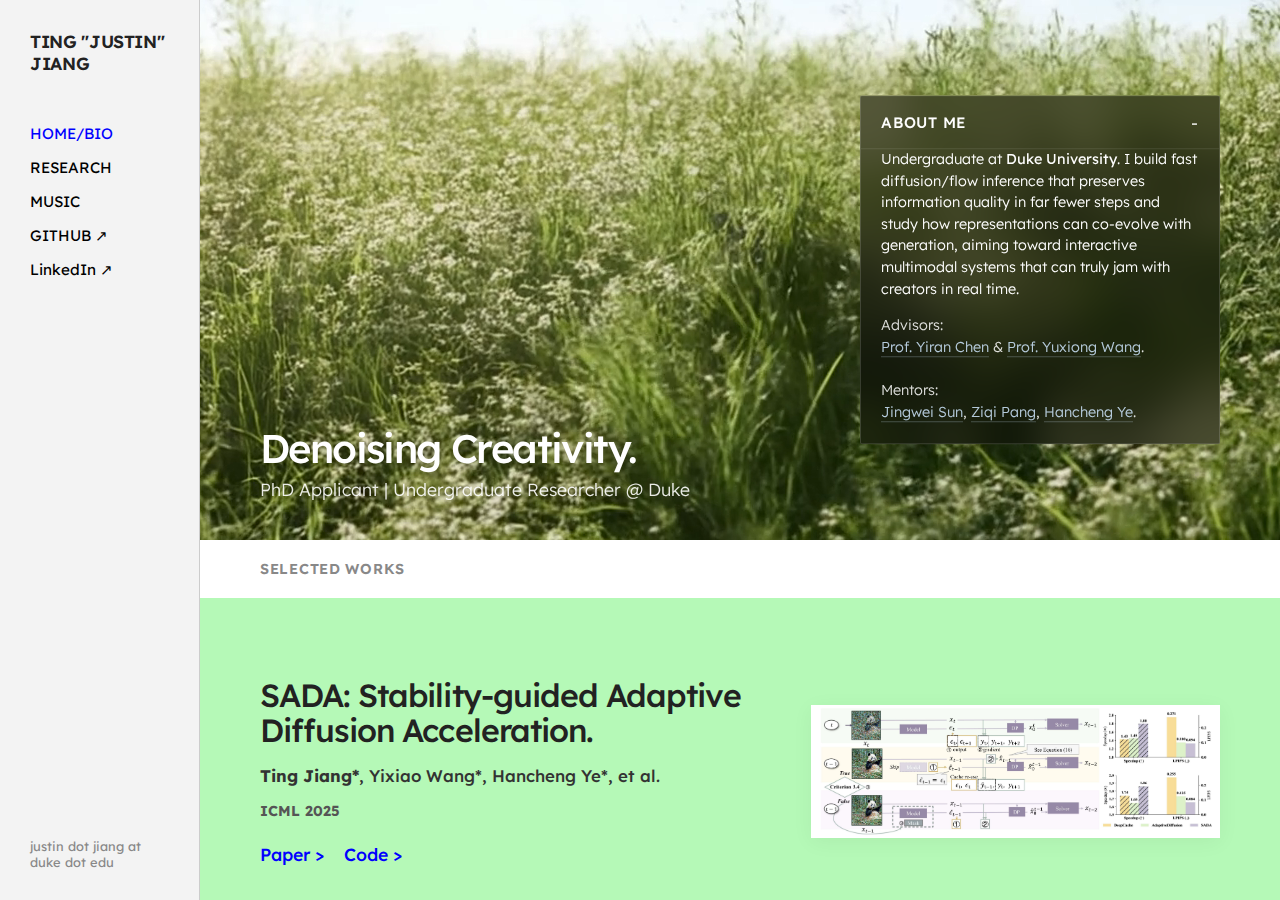
<file: index.html>
<!DOCTYPE html>
<html lang="en">
<head>
    <meta charset="UTF-8">
    <meta name="viewport" content="width=device-width, initial-scale=1.0">
    <title>Ting Jiang | Duke University</title>
    <link rel="stylesheet" href="style.css">
    <link rel="preconnect" href="https://fonts.googleapis.com">
    <link href="https://fonts.googleapis.com/css2?family=Lexend:wght@300;400;500;600&display=swap" rel="stylesheet">
    
    <style>
        /* GLASS TOGGLE STYLES */
        
        /* Container positioning */
        .about-overlay-container {
            position: absolute;
            top: 50%;
            right: 60px; 
            transform: translateY(-50%);
            width: 360px; /* Thinner width */
            z-index: 10;
        }

        /* The Transparent Block */
        details.about-toggle {
            background: rgba(0, 0, 0, 0.3); /* High transparency (30%) */
            backdrop-filter: blur(20px);    /* Stronger blur for readability */
            -webkit-backdrop-filter: blur(20px);
            border: 0.5px solid rgba(255, 255, 255, 0.15); /* Thinner, subtle border */
            padding: 0;
            color: #fff;
            transition: all 0.3s ease;
            border-radius: 2px; /* Slight radius for modern feel */
        }

        /* Slightly darker when open to help reading text */
        details.about-toggle[open] {
            background: rgba(0, 0, 0, 0.5); 
        }

        /* Header */
        summary {
            padding: 15px 20px;
            cursor: pointer;
            font-weight: 500;
            font-size: 0.95rem;
            text-transform: uppercase;
            letter-spacing: 0.05em;
            list-style: none;
            display: flex;
            justify-content: space-between;
            align-items: center;
            outline: none;
        }

        summary::-webkit-details-marker { display: none; }

        /* +/- Icon */
        summary::after { content: '+'; font-weight: 300; font-size: 1.1rem; }
        details[open] summary::after { content: '-'; }

        /* Content */
        .about-content {
            padding: 0 20px 20px 20px;
            border-top: 1px solid rgba(255,255,255,0.1);
            font-weight: 300;
            line-height: 1.5;
            font-size: 0.9rem; /* Slightly smaller text for the thinner box */
            animation: fadeIn 0.3s ease;
        }

        /* Links in the glass block */
        .about-content a {
            color: #d0e8ff;
            text-decoration: none;
            border-bottom: 1px solid rgba(208, 232, 255, 0.3);
            transition: color 0.2s;
        }
        .about-content a:hover {
            color: #fff;
            border-bottom-color: #fff;
        }

        @keyframes fadeIn {
            from { opacity: 0; transform: translateY(-5px); }
            to { opacity: 1; transform: translateY(0); }
        }

        @media (max-width: 900px) {
            .about-overlay-container {
                position: relative;
                width: 100%;
                top: auto;
                right: auto;
                transform: none;
                margin-top: 0;
            }
            details.about-toggle {
                background: #111; /* Solid background on mobile */
                backdrop-filter: none;
                border: none;
                border-bottom: 1px solid #333;
            }
        }
    </style>
</head>
<body>

    <nav>
        <div class="brand">TING "JUSTIN" JIANG</div>
        <a href="index.html" class="active">HOME/BIO</a>
        <a href="research.html">RESEARCH</a>
        <a href="music.html">MUSIC</a>
        <a href="https://github.com/Ting-Justin-Jiang" target="_blank">GITHUB ↗</a>
        <a href="https://www.linkedin.com/in/ting-jiang-622b3b2a0/" target="_blank">LinkedIn ↗</a>
        <div style="margin-top: auto; font-size: 0.8rem; color: #888;"> justin dot jiang at duke dot edu</div>
    </nav>

    <main>
        <section class="video-hero" style="height: 60vh;">
            <video autoplay muted loop playsinline>
                <source src="assets/teaser_grass.mp4" type="video/mp4">
            </video>
            
            <div class="hero-overlay">
                <h1>Denoising Creativity.</h1>
                <p>PhD Applicant | Undergraduate Researcher @ Duke</p>
            </div>

            <div class="about-overlay-container">
                <details class="about-toggle" open>
                    <summary>About Me</summary>
                    <div class="about-content">
                        <p style="margin-bottom: 15px;">
                          Undergraduate at <strong>Duke University</strong>.
                          I build fast diffusion/flow inference that preserves information quality in far fewer steps and study how representations can co-evolve with generation, aiming toward interactive multimodal systems that can truly jam with creators in real time.
                        </p>
                        <p style="opacity: 0.85;">
                            Advisors:<br>
                            <a href="https://ece.duke.edu/faculty/yiran-chen" target="_blank">Prof. Yiran Chen</a> & 
                            <a href="https://yxw.cs.illinois.edu/" target="_blank">Prof. Yuxiong Wang</a>.
                            <br><br>
                            Mentors:<br>
                            <a href="https://jingwei-sun.com/" target="_blank">Jingwei Sun</a>, 
                            <a href="https://ziqipang.github.io/" target="_blank">Ziqi Pang</a>, 
                            <a href="https://hanchengye.com/" target="_blank">Hancheng Ye</a>.
                        </p>
                    </div>
                </details>
            </div>
        </section>

        <div style="padding: 20px 60px; font-size: 0.9rem; font-weight: 600; letter-spacing: 0.05em; color: #888; text-transform: uppercase;">
            Selected Works
        </div>

        <section class="ableton-block" style="background-color: var(--ableton-mint);">
            <div class="block-content">
                <h2>SADA: Stability-guided Adaptive Diffusion Acceleration.</h2>
                <p style="margin-bottom: 10px; font-weight: 500;"><strong>Ting Jiang*</strong>, Yixiao Wang*, Hancheng Ye*, et al.</p>
                <p style="font-size: 0.9rem; color: #555; margin-bottom: 20px;"><strong>ICML 2025</strong></p>
                <div class="link-group">
                    <a href="https://openreview.net/pdf?id=ThMQfsBnje" target="_blank" class="ableton-link">Paper</a>
                    <a href="https://github.com/Ting-Justin-Jiang/sada-icml" target="_blank" class="ableton-link">Code</a>
                </div>
            </div>
            <div class="block-image">
                <img src="assets/sada-teaser.jpg" alt="SADA Architecture" class="teaser-fig">
            </div>
        </section>
        
        <section class="ableton-block" style="background-color: #EBEBEB;">
            <div class="block-content">
                <h2>Accelerating Denoising Generative Models is as Easy as Predicting Second-Order Difference.</h2>
                <p style="margin-bottom: 10px; font-weight: 500;">Yixiao Wang*, <strong>Ting Jiang*</strong>, Zishan Shao*, et al.</p>
                <p style="font-size: 0.9rem; color: #555; margin-bottom: 20px;">Under review at <strong>ICLR 2026</strong></p>
                <div class="link-group">
                    <a href="https://openreview.net/pdf?id=ZYuPaFsqsS" target="_blank" class="ableton-link">PDF</a>
                    <a href="https://github.com/Ting-Justin-Jiang/ZEUS" target="_blank" class="ableton-link">Code</a>
                    <a href="https://yixiao-wang-stats.github.io/zeus/" target="_blank" class="ableton-link">Website</a>
                </div>
            </div>
            <div class="block-image">
                <img src="assets/zeus-teaser.jpg" alt="ZEUS Demo" class="teaser-fig">
            </div>
        </section>
        
        <section class="ableton-block" style="background-color: #FFF8B5;">
            <div class="block-content">
                <h2>On the Importance of Jointly Evolving Representations and Images.</h2>
                <p style="margin-bottom: 10px; font-weight: 500;"><strong>Ting Jiang*</strong>, Ziqi Pang*, Yuxiong Wang</p>
                <p style="font-size: 0.9rem; color: #555; margin-bottom: 20px;">Under review at <strong>CVPR 2026</strong></p>
                <div class="link-group">
                    <span style="font-size: 0.9rem; color: #888;">Links coming soon</span>
                </div>
            </div>
            <div class="block-image">
                <img src="assets/jeri-teaser.jpg" alt="JERI Visualization" class="teaser-fig">
            </div>
        </section>

        <div style="padding: 40px 60px; text-align: left;">
            <a href="research.html" style="
                display: inline-block; 
                padding: 15px 30px; 
                border: 1px solid #000; 
                text-decoration: none; 
                color: #000; 
                font-weight: 500; 
                text-transform: uppercase; 
                font-size: 0.9rem;
                transition: background 0.2s, color 0.2s;">
                View Full Publication List (6) →
            </a>
        </div>

    </main>

</body>
</html>
</file>
<file: style.css>
:root {
    --bg-gray: #FFFFFF;
    --sidebar-gray: #F3F3F3;
    --ableton-mint: #B5F9B7;
    --ableton-blue: #0000FF;
    --ableton-grey-block: #EBEBEB;
    --ableton-yellow: #FFF8B5;
    --ableton-lavender: #E6E6FA; /* Added for visual variety */
    --font-main: 'Lexend', sans-serif;
}

* { box-sizing: border-box; margin: 0; padding: 0; }

body {
    font-family: var(--font-main);
    display: flex;
    height: 100vh;
    overflow: hidden;
    color: #222;
}

/* SIDEBAR */
nav {
    width: 200px; /* Slightly wider for better text fit */
    background: var(--sidebar-gray);
    border-right: 1px solid #CCC;
    padding: 30px;
    display: flex;
    flex-direction: column;
    flex-shrink: 0;
}

.brand { 
    font-weight: 600; 
    font-size: 1.1rem; 
    margin-bottom: 50px; 
    letter-spacing: -0.02em; 
}

nav a { 
    text-decoration: none; 
    color: #000; 
    font-size: 0.95rem; 
    margin-bottom: 15px; 
    font-weight: 400; 
    transition: color 0.2s; 
}

nav a:hover, nav a.active { color: var(--ableton-blue); }

/* MAIN AREA */
main { 
    flex-grow: 1; 
    overflow-y: auto; 
    background: var(--bg-gray); 
}

/* VIDEO HERO PANEL (Shared Base) */
.video-hero {
    position: relative;
    width: 100%;
    overflow: hidden;
    background: #000;
}

.video-hero video {
    position: absolute;
    top: 50%;
    left: 50%;
    min-width: 100%;
    min-height: 100%;
    width: auto;
    height: auto;
    transform: translate(-50%, -50%);
    object-fit: cover;
}

.hero-overlay {
    position: absolute;
    bottom: 40px;
    left: 60px;
    color: white;
    z-index: 10; /* Always on top */
    text-shadow: 0 2px 10px rgba(0,0,0,0.3);
}

.hero-overlay h1 { 
    font-size: 2.5rem; 
    font-weight: 500; 
    letter-spacing: -0.04em; 
    margin-bottom: 5px;
}

.hero-overlay p {
    font-size: 1.1rem;
    font-weight: 300;
    opacity: 0.9;
}

/* ABLETON MODULAR BLOCK */
.ableton-block {
    padding: 80px 60px;
    display: grid;
    grid-template-columns: 1.2fr 1fr; /* Text on left, Image on right */
    gap: 60px;
    align-items: center;
    border-bottom: 1px solid #fff; /* crisp separator if needed */
}

.block-content h2 { 
    font-size: 2rem; 
    font-weight: 500; 
    line-height: 1.1; 
    margin-bottom: 15px; 
    letter-spacing: -0.03em; 
}

.block-content p { 
    font-size: 1.05rem; 
    line-height: 1.6; 
    margin-bottom: 25px; 
    color: #333; 
}

.authors-list {
    margin-bottom: 10px;
    font-size: 1rem;
    color: #111;
}

.venue-tag {
    font-size: 0.9rem;
    color: #555;
    margin-bottom: 20px;
    display: block;
}

/* LINK GROUP */
.link-group { display: flex; gap: 20px; flex-wrap: wrap; }

.ableton-link {
    color: var(--ableton-blue);
    text-decoration: none;
    font-weight: 500;
    font-size: 1.1rem;
    transition: opacity 0.2s;
}
.ableton-link:hover { text-decoration: underline; opacity: 0.7; }
.ableton-link::after { content: " >"; }

/* TEASER IMAGE */
.teaser-fig {
    width: 100%;
    height: auto;
    background: #f0f0f0;
    object-fit: cover;
    display: block;
    box-shadow: 0 4px 20px rgba(0,0,0,0.05); /* Subtle lift */
}

/* RESPONSIVE */
@media (max-width: 1024px) {
    .ableton-block { grid-template-columns: 1fr; padding: 60px 30px; }
    .video-hero { height: 40vh !important; }
}
</file>
